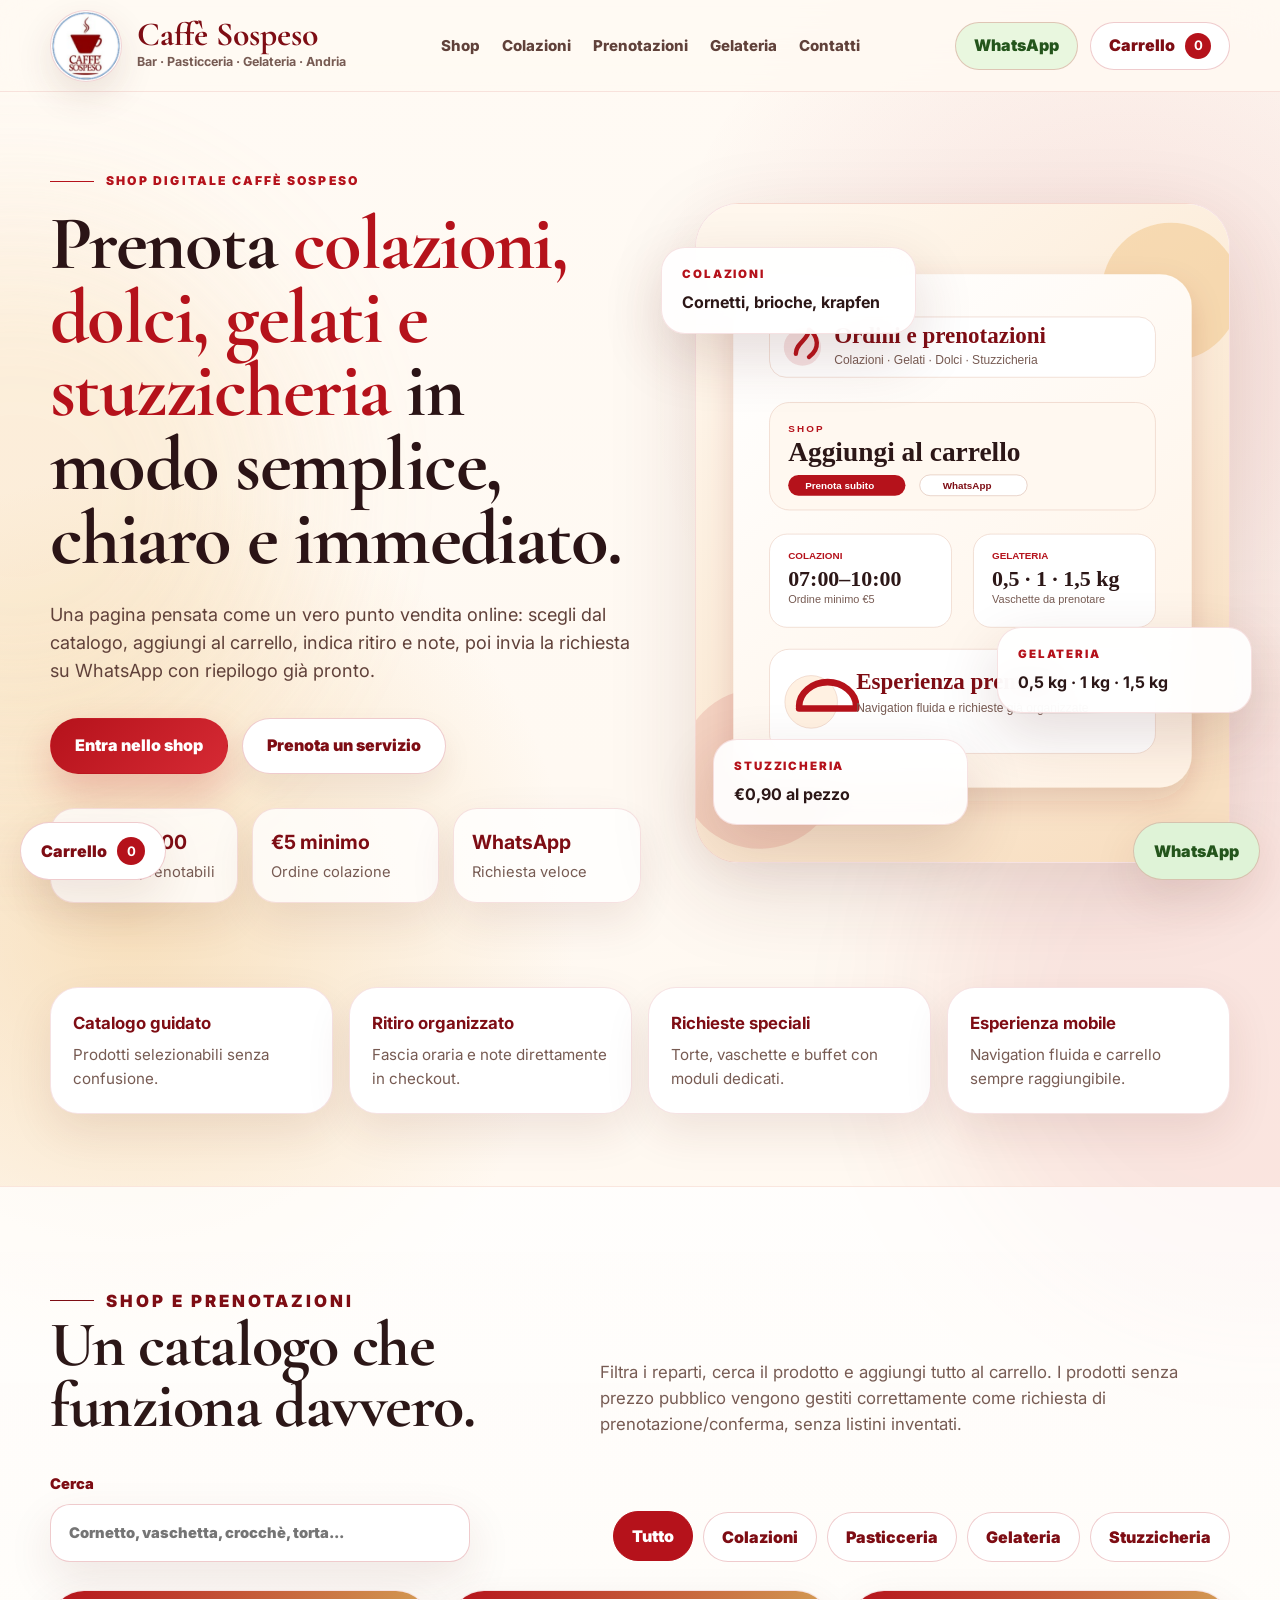
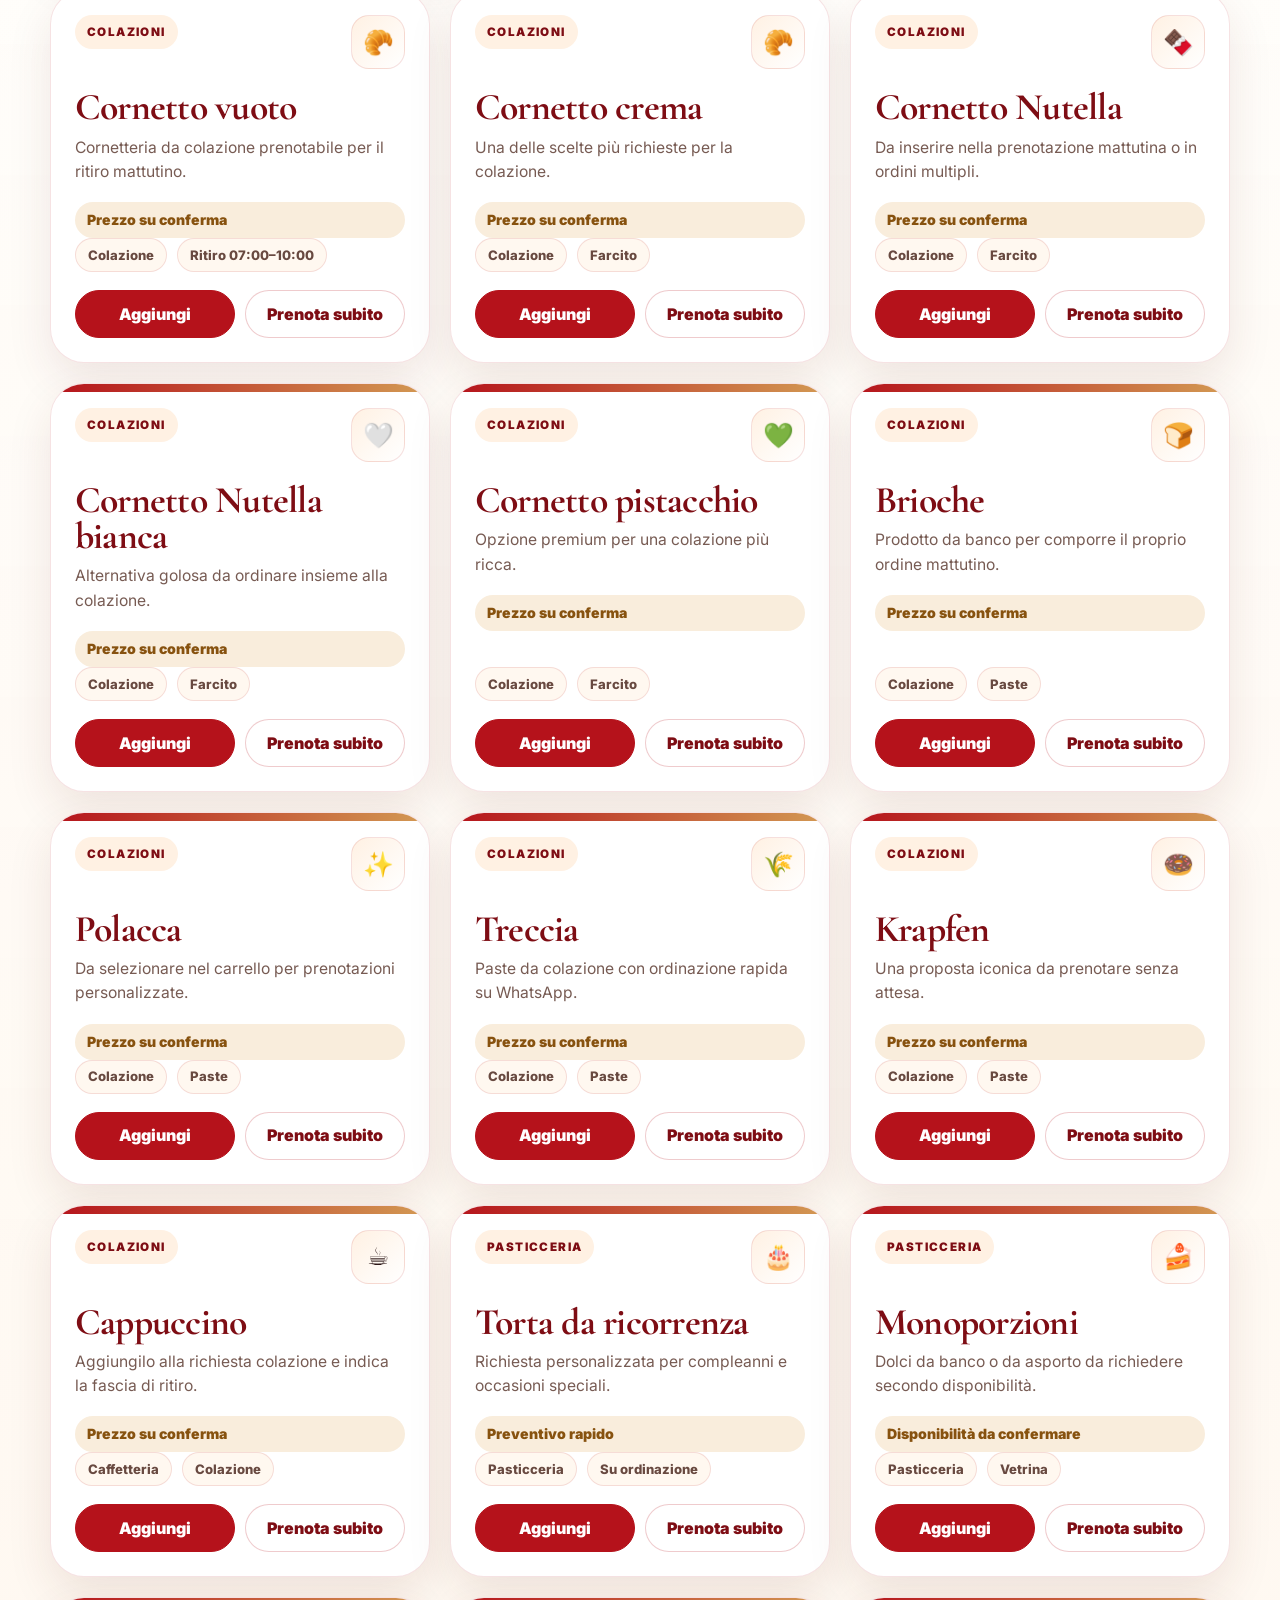
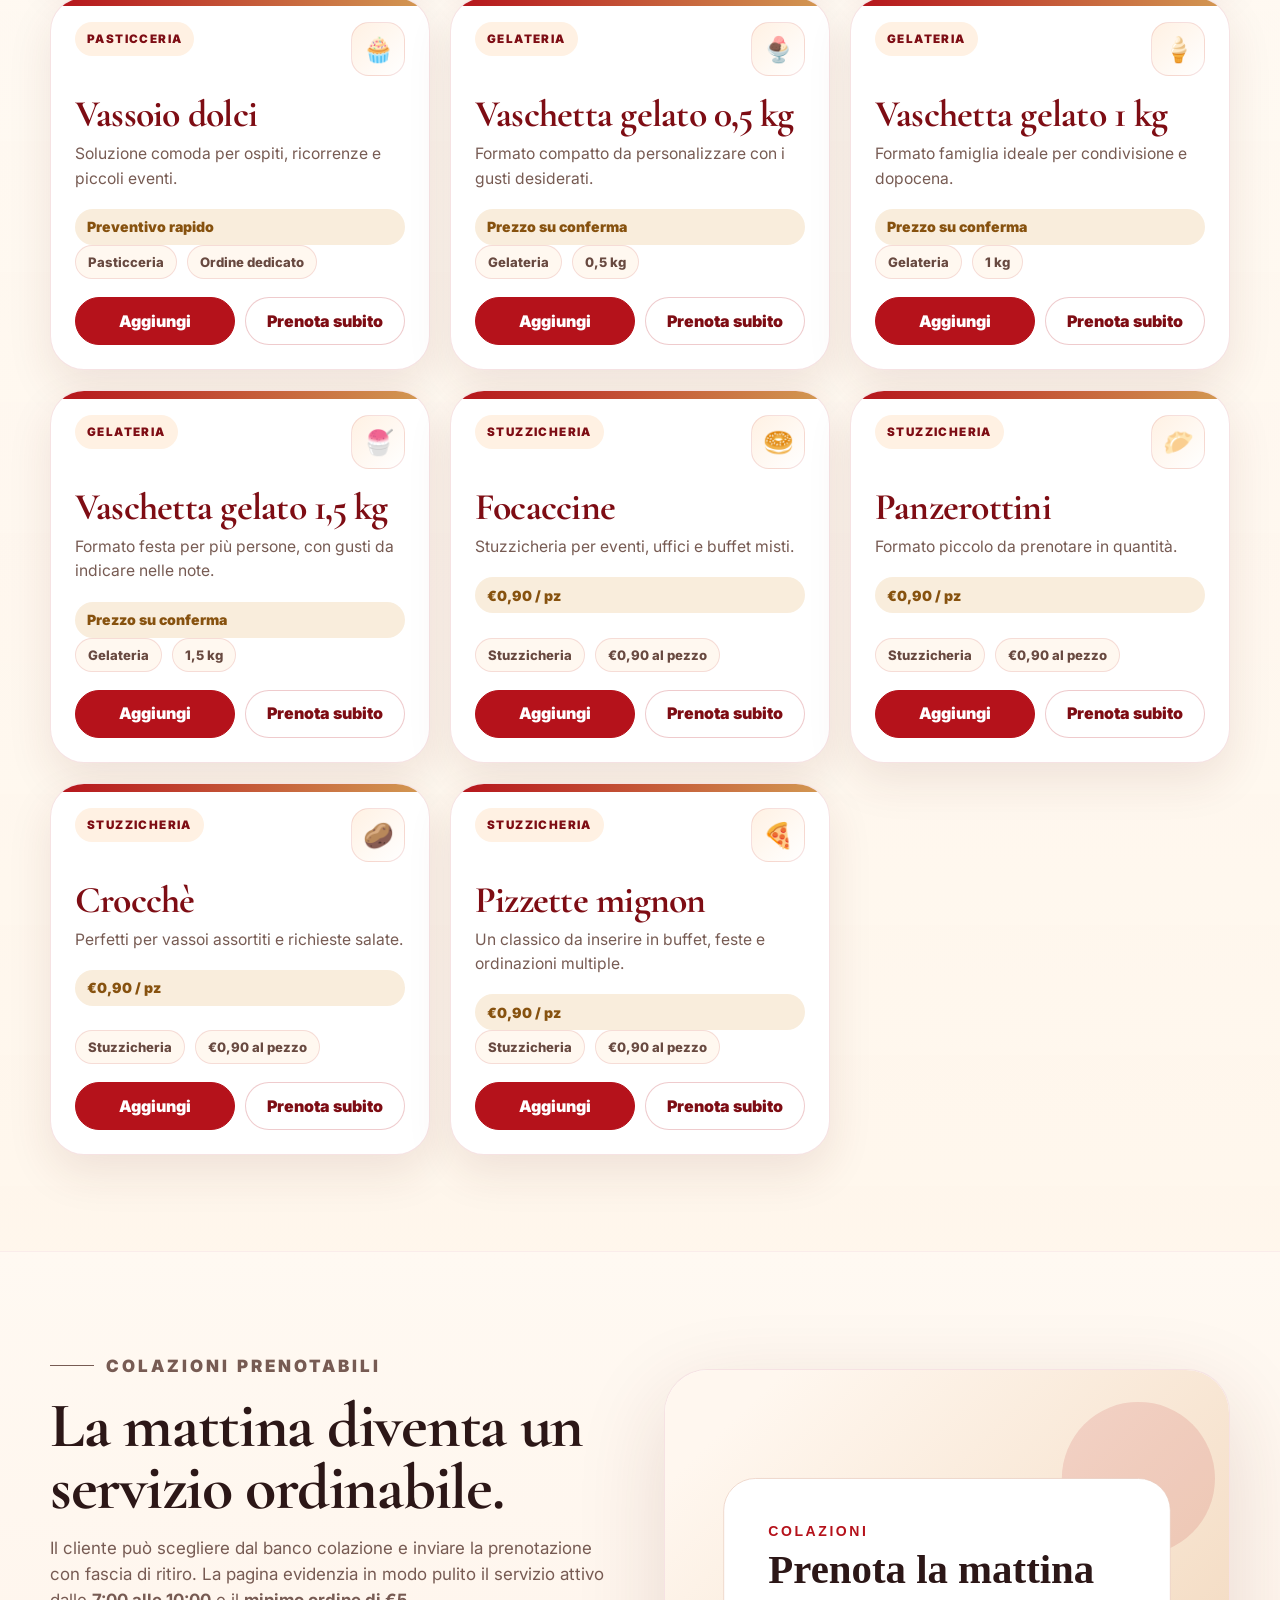
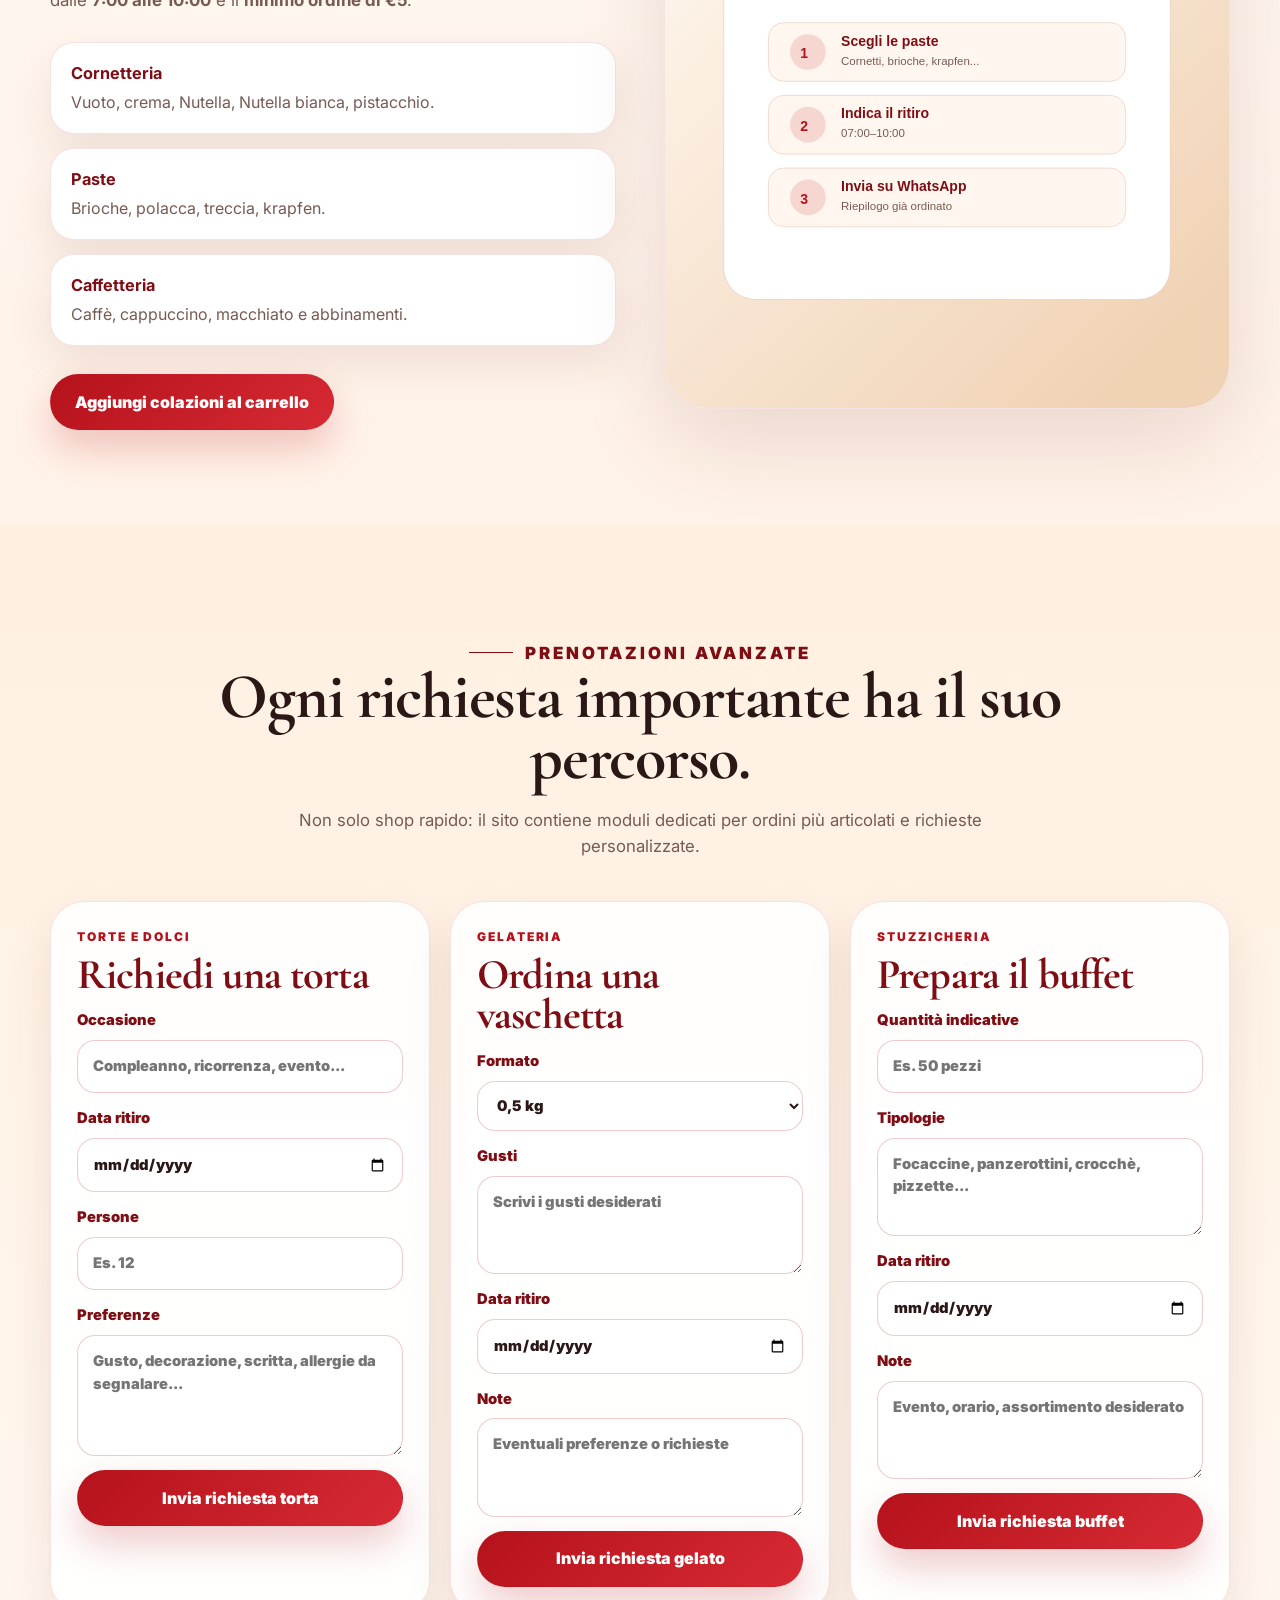
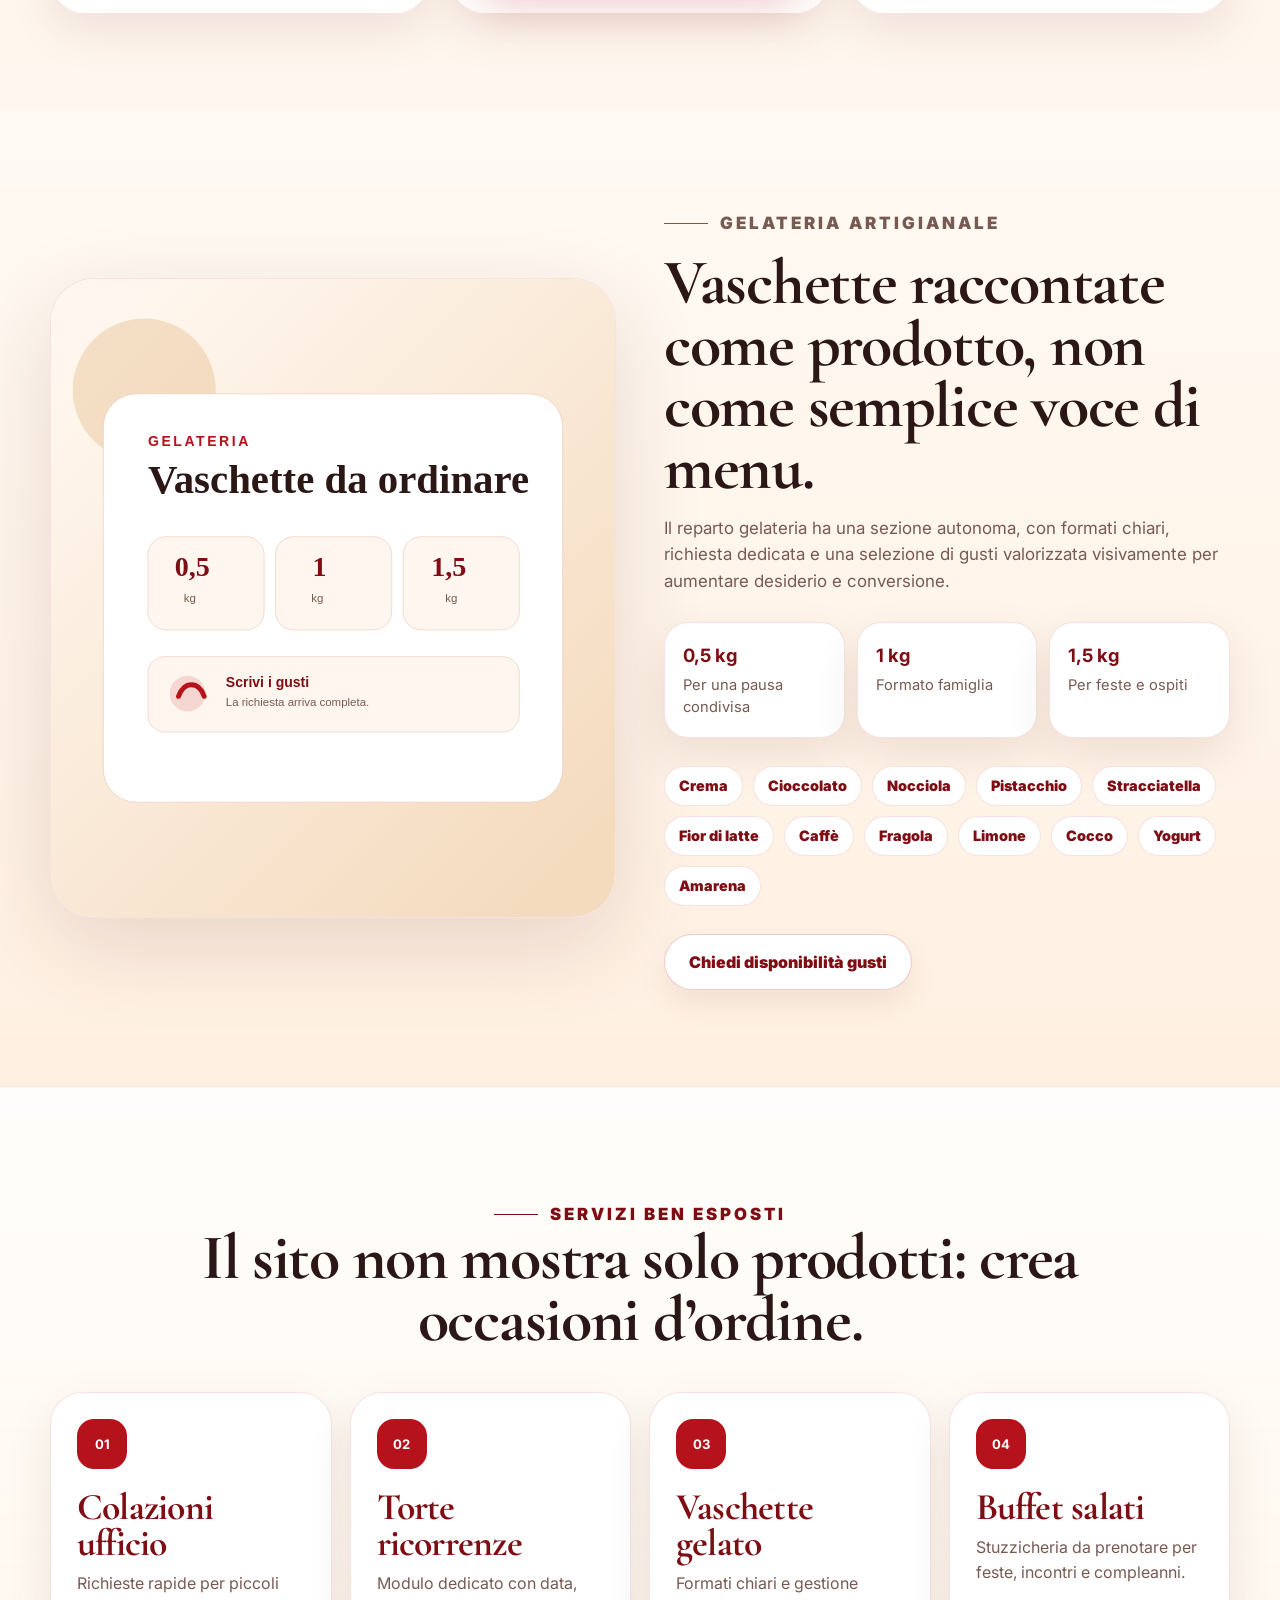
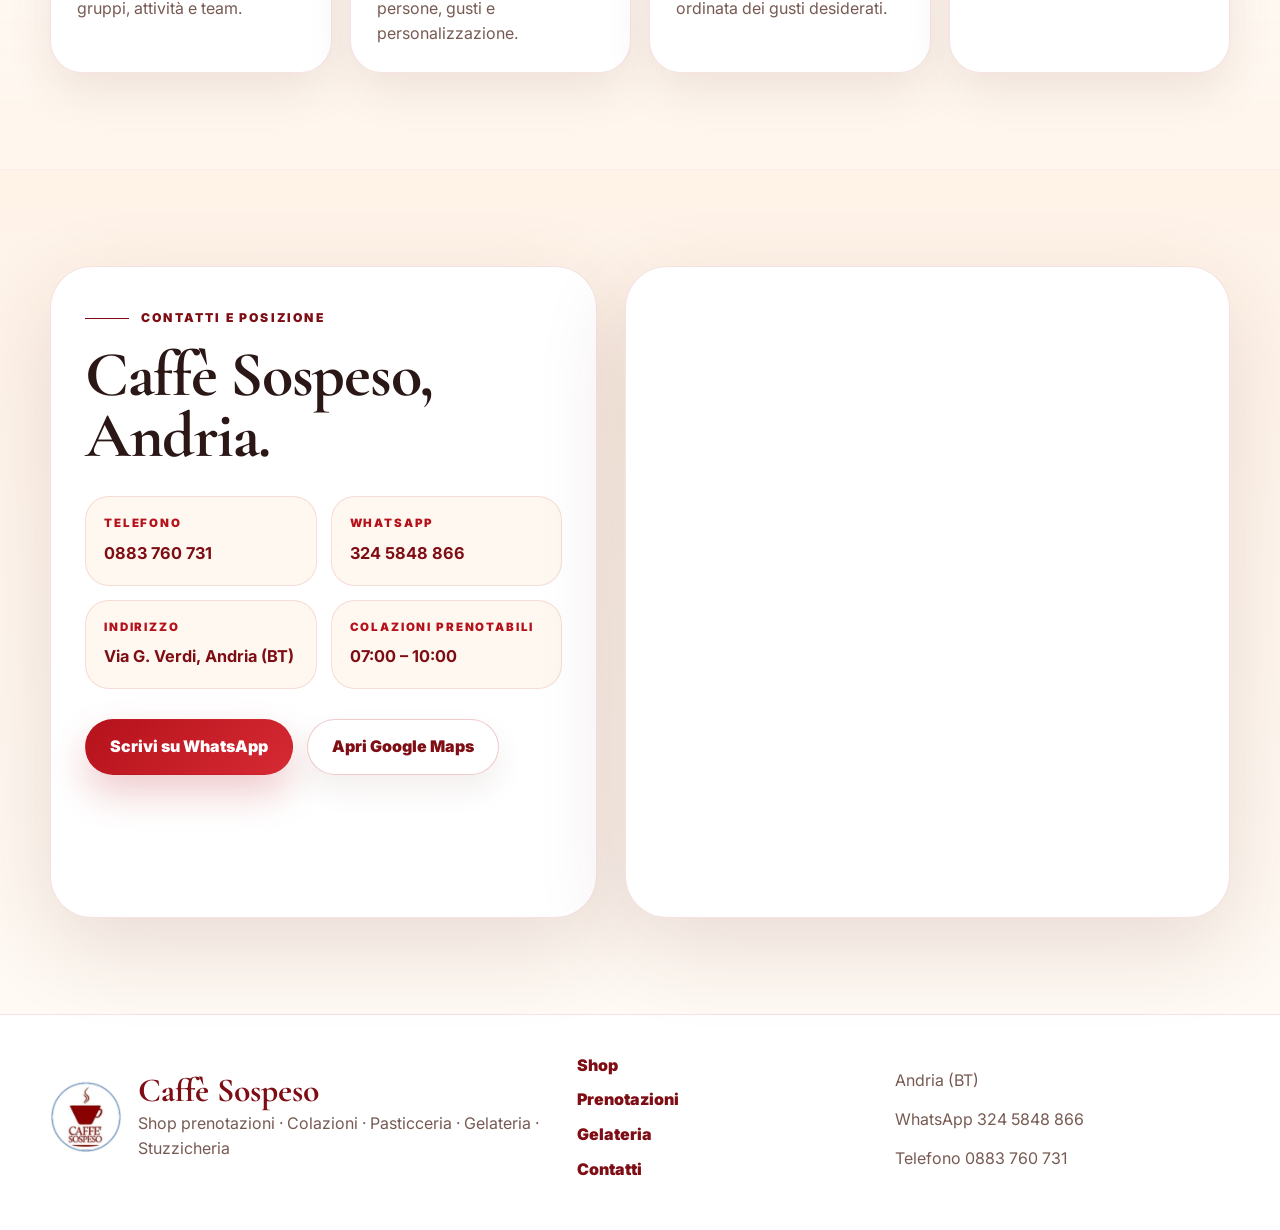
<file: bar-sospeso-premium-conversion 2/index.html>
<!doctype html>
<html lang="it">
<head>
  <meta charset="utf-8">
  <meta name="viewport" content="width=device-width, initial-scale=1">
  <title>Caffè Sospeso Andria | Prenota colazioni, gelati, dolci e stuzzicheria</title>
  <meta name="description" content="Caffè Sospeso Andria: prenota colazioni dalle 7:00 alle 10:00, dolci, torte, vaschette gelato e stuzzicheria tramite un catalogo rapido e WhatsApp.">
  <meta name="theme-color" content="#b5121b">
  <meta property="og:title" content="Caffè Sospeso Andria | Shop e prenotazioni">
  <meta property="og:description" content="Colazioni, pasticceria, gelato artigianale e stuzzicheria prenotabili in pochi passaggi.">
  <meta property="og:type" content="website">
  <meta property="og:image" content="assets/img/og-cover.svg">
  <link rel="preconnect" href="https://fonts.googleapis.com">
  <link rel="preconnect" href="https://fonts.gstatic.com" crossorigin>
  <link href="https://fonts.googleapis.com/css2?family=Cormorant+Garamond:wght@500;600;700&family=Inter:wght@400;500;600;700;800;900&display=swap" rel="stylesheet">
  <link rel="stylesheet" href="assets/css/styles.css">
  <script type="application/ld+json">
  {
    "@context":"https://schema.org",
    "@type":"CafeOrCoffeeShop",
    "name":"Caffè Sospeso",
    "description":"Bar, pasticceria e gelateria ad Andria con prenotazione colazioni, dolci, gelati e stuzzicheria.",
    "telephone":"+39 0883 760 731",
    "address":{
      "@type":"PostalAddress",
      "streetAddress":"Via G. Verdi",
      "addressLocality":"Andria",
      "addressRegion":"BT",
      "addressCountry":"IT"
    },
    "servesCuisine":["Caffetteria","Pasticceria","Gelateria","Stuzzicheria"],
    "sameAs":["https://barcaffesospeso.com/"]
  }
  </script>
</head>
<body>
  <div class="page-glow glow-a" aria-hidden="true"></div>
  <div class="page-glow glow-b" aria-hidden="true"></div>

  <header class="site-header" id="top">
    <div class="shell header-inner">
      <a class="brand" href="#top" aria-label="Caffè Sospeso, torna in alto">
        <span class="brand-logo"><img src="assets/img/logo-caffe-sospeso.png" alt="Logo Caffè Sospeso"></span>
        <span class="brand-copy">
          <strong>Caffè Sospeso</strong>
          <small>Bar · Pasticceria · Gelateria · Andria</small>
        </span>
      </a>

      <button class="menu-toggle" id="menuToggle" aria-label="Apri menu" aria-controls="mainNav" aria-expanded="false">
        <span></span><span></span><span></span>
      </button>

      <nav class="main-nav" id="mainNav">
        <a href="#shop">Shop</a>
        <a href="#colazioni">Colazioni</a>
        <a href="#prenotazioni">Prenotazioni</a>
        <a href="#gelateria">Gelateria</a>
        <a href="#contatti">Contatti</a>
      </nav>

      <div class="header-actions">
        <a class="header-whatsapp whatsapp-link" data-message="Buongiorno, vorrei informazioni sui vostri prodotti e servizi." href="#">WhatsApp</a>
        <button class="cart-button" id="cartButton" aria-label="Apri carrello richieste">
          <span>Carrello</span>
          <strong id="cartCount">0</strong>
        </button>
      </div>
    </div>
  </header>

  <main>
    <section class="hero">
      <div class="shell hero-grid">
        <div class="hero-copy">
          <p class="eyebrow">Shop digitale Caffè Sospeso</p>
          <h1>Prenota <span>colazioni, dolci, gelati e stuzzicheria</span> in modo semplice, chiaro e immediato.</h1>
          <p class="lead">
            Una pagina pensata come un vero punto vendita online: scegli dal catalogo, aggiungi al carrello, indica ritiro e note,
            poi invia la richiesta su WhatsApp con riepilogo già pronto.
          </p>
          <div class="hero-actions">
            <a class="button button-primary" href="#shop">Entra nello shop</a>
            <a class="button button-secondary" href="#prenotazioni">Prenota un servizio</a>
          </div>
          <div class="quick-facts" role="list">
            <article role="listitem"><strong>07:00–10:00</strong><span>Colazioni prenotabili</span></article>
            <article role="listitem"><strong>€5 minimo</strong><span>Ordine colazione</span></article>
            <article role="listitem"><strong>WhatsApp</strong><span>Richiesta veloce</span></article>
          </div>
        </div>

        <div class="hero-visual" aria-hidden="true">
          <div class="hero-art-card">
            <img src="assets/img/hero-shop.svg" alt="">
          </div>
          <div class="mini-card mini-a"><span>Colazioni</span><strong>Cornetti, brioche, krapfen</strong></div>
          <div class="mini-card mini-b"><span>Gelateria</span><strong>0,5 kg · 1 kg · 1,5 kg</strong></div>
          <div class="mini-card mini-c"><span>Stuzzicheria</span><strong>€0,90 al pezzo</strong></div>
        </div>
      </div>
    </section>

    <section class="trust-bar">
      <div class="shell trust-grid">
        <article><strong>Catalogo guidato</strong><span>Prodotti selezionabili senza confusione.</span></article>
        <article><strong>Ritiro organizzato</strong><span>Fascia oraria e note direttamente in checkout.</span></article>
        <article><strong>Richieste speciali</strong><span>Torte, vaschette e buffet con moduli dedicati.</span></article>
        <article><strong>Esperienza mobile</strong><span>Navigation fluida e carrello sempre raggiungibile.</span></article>
      </div>
    </section>

    <section class="section section-light" id="shop">
      <div class="shell">
        <div class="section-head section-head-shop">
          <div>
            <p class="eyebrow dark">Shop e prenotazioni</p>
            <h2>Un catalogo che funziona davvero.</h2>
          </div>
          <p>
            Filtra i reparti, cerca il prodotto e aggiungi tutto al carrello. I prodotti senza prezzo pubblico vengono gestiti
            correttamente come richiesta di prenotazione/conferma, senza listini inventati.
          </p>
        </div>

        <div class="shop-toolbar">
          <label class="search-field">
            <span>Cerca</span>
            <input type="search" id="productSearch" placeholder="Cornetto, vaschetta, crocchè, torta...">
          </label>
          <div class="filter-group" id="filterGroup" aria-label="Filtra categorie">
            <button class="filter-btn active" data-filter="all">Tutto</button>
            <button class="filter-btn" data-filter="colazioni">Colazioni</button>
            <button class="filter-btn" data-filter="pasticceria">Pasticceria</button>
            <button class="filter-btn" data-filter="gelateria">Gelateria</button>
            <button class="filter-btn" data-filter="stuzzicheria">Stuzzicheria</button>
          </div>
        </div>

        <div class="product-grid" id="productGrid"></div>
      </div>
    </section>

    <section class="section split-showcase" id="colazioni">
      <div class="shell showcase-grid">
        <div class="showcase-copy">
          <p class="eyebrow">Colazioni prenotabili</p>
          <h2>La mattina diventa un servizio ordinabile.</h2>
          <p>
            Il cliente può scegliere dal banco colazione e inviare la prenotazione con fascia di ritiro. La pagina evidenzia in modo pulito
            il servizio attivo dalle <strong>7:00 alle 10:00</strong> e il <strong>minimo ordine di €5</strong>.
          </p>
          <div class="service-points">
            <article><strong>Cornetteria</strong><span>Vuoto, crema, Nutella, Nutella bianca, pistacchio.</span></article>
            <article><strong>Paste</strong><span>Brioche, polacca, treccia, krapfen.</span></article>
            <article><strong>Caffetteria</strong><span>Caffè, cappuccino, macchiato e abbinamenti.</span></article>
          </div>
          <a class="button button-primary" href="#shop">Aggiungi colazioni al carrello</a>
        </div>
        <div class="showcase-art"><img src="assets/img/breakfast-premium.svg" alt="Illustrazione colazione premium"></div>
      </div>
    </section>

    <section class="section section-warm" id="prenotazioni">
      <div class="shell">
        <div class="section-head centered">
          <p class="eyebrow dark">Prenotazioni avanzate</p>
          <h2>Ogni richiesta importante ha il suo percorso.</h2>
          <p>Non solo shop rapido: il sito contiene moduli dedicati per ordini più articolati e richieste personalizzate.</p>
        </div>

        <div class="booking-grid">
          <form class="booking-card" id="cakeForm">
            <div class="booking-title">
              <span>Torte e dolci</span>
              <h3>Richiedi una torta</h3>
            </div>
            <label>Occasione<input type="text" id="cakeOccasion" placeholder="Compleanno, ricorrenza, evento..."></label>
            <label>Data ritiro<input type="date" id="cakeDate"></label>
            <label>Persone<input type="number" id="cakePeople" min="1" placeholder="Es. 12"></label>
            <label>Preferenze<textarea id="cakeNotes" rows="4" placeholder="Gusto, decorazione, scritta, allergie da segnalare..."></textarea></label>
            <button class="button button-primary button-full" type="submit">Invia richiesta torta</button>
          </form>

          <form class="booking-card" id="gelatoForm">
            <div class="booking-title">
              <span>Gelateria</span>
              <h3>Ordina una vaschetta</h3>
            </div>
            <label>Formato
              <select id="gelatoSize">
                <option>0,5 kg</option>
                <option>1 kg</option>
                <option>1,5 kg</option>
              </select>
            </label>
            <label>Gusti<textarea id="gelatoFlavours" rows="3" placeholder="Scrivi i gusti desiderati"></textarea></label>
            <label>Data ritiro<input type="date" id="gelatoDate"></label>
            <label>Note<textarea id="gelatoNotes" rows="3" placeholder="Eventuali preferenze o richieste"></textarea></label>
            <button class="button button-primary button-full" type="submit">Invia richiesta gelato</button>
          </form>

          <form class="booking-card" id="snackForm">
            <div class="booking-title">
              <span>Stuzzicheria</span>
              <h3>Prepara il buffet</h3>
            </div>
            <label>Quantità indicative<input type="number" id="snackQty" min="1" placeholder="Es. 50 pezzi"></label>
            <label>Tipologie<textarea id="snackTypes" rows="3" placeholder="Focaccine, panzerottini, crocchè, pizzette..."></textarea></label>
            <label>Data ritiro<input type="date" id="snackDate"></label>
            <label>Note<textarea id="snackNotes" rows="3" placeholder="Evento, orario, assortimento desiderato"></textarea></label>
            <button class="button button-primary button-full" type="submit">Invia richiesta buffet</button>
          </form>
        </div>
      </div>
    </section>

    <section class="section gelato-story" id="gelateria">
      <div class="shell showcase-grid reverse">
        <div class="showcase-art"><img src="assets/img/gelato-premium.svg" alt="Illustrazione gelato artigianale"></div>
        <div class="showcase-copy">
          <p class="eyebrow">Gelateria artigianale</p>
          <h2>Vaschette raccontate come prodotto, non come semplice voce di menu.</h2>
          <p>
            Il reparto gelateria ha una sezione autonoma, con formati chiari, richiesta dedicata e una selezione di gusti valorizzata
            visivamente per aumentare desiderio e conversione.
          </p>
          <div class="size-row">
            <article><strong>0,5 kg</strong><span>Per una pausa condivisa</span></article>
            <article><strong>1 kg</strong><span>Formato famiglia</span></article>
            <article><strong>1,5 kg</strong><span>Per feste e ospiti</span></article>
          </div>
          <div class="flavour-cloud">
            <span>Crema</span><span>Cioccolato</span><span>Nocciola</span><span>Pistacchio</span>
            <span>Stracciatella</span><span>Fior di latte</span><span>Caffè</span><span>Fragola</span>
            <span>Limone</span><span>Cocco</span><span>Yogurt</span><span>Amarena</span>
          </div>
          <a class="button button-secondary whatsapp-link" data-message="Buongiorno, vorrei informazioni sui gusti gelato disponibili e sulle vaschette." href="#">Chiedi disponibilità gusti</a>
        </div>
      </div>
    </section>

    <section class="section section-light premium-services">
      <div class="shell">
        <div class="section-head centered">
          <p class="eyebrow dark">Servizi ben esposti</p>
          <h2>Il sito non mostra solo prodotti: crea occasioni d’ordine.</h2>
        </div>
        <div class="benefit-grid">
          <article><strong>01</strong><h3>Colazioni ufficio</h3><p>Richieste rapide per piccoli gruppi, attività e team.</p></article>
          <article><strong>02</strong><h3>Torte ricorrenze</h3><p>Modulo dedicato con data, persone, gusti e personalizzazione.</p></article>
          <article><strong>03</strong><h3>Vaschette gelato</h3><p>Formati chiari e gestione ordinata dei gusti desiderati.</p></article>
          <article><strong>04</strong><h3>Buffet salati</h3><p>Stuzzicheria da prenotare per feste, incontri e compleanni.</p></article>
        </div>
      </div>
    </section>

    <section class="section contact-section" id="contatti">
      <div class="shell contact-grid">
        <div class="contact-card">
          <p class="eyebrow dark">Contatti e posizione</p>
          <h2>Caffè Sospeso, Andria.</h2>
          <div class="contact-list">
            <article><span>Telefono</span><strong>0883 760 731</strong></article>
            <article><span>WhatsApp</span><strong>324 5848 866</strong></article>
            <article><span>Indirizzo</span><strong>Via G. Verdi, Andria (BT)</strong></article>
            <article><span>Colazioni prenotabili</span><strong>07:00 – 10:00</strong></article>
          </div>
          <div class="contact-actions">
            <a class="button button-primary whatsapp-link" data-message="Buongiorno, vorrei ricevere informazioni sui servizi di Caffè Sospeso." href="#">Scrivi su WhatsApp</a>
            <a class="button button-secondary" href="https://g.page/pasticceriagelateri?share" target="_blank" rel="noopener">Apri Google Maps</a>
          </div>
        </div>
        <div class="map-card">
          <iframe title="Mappa Caffè Sospeso Andria" loading="lazy" referrerpolicy="no-referrer-when-downgrade" src="https://www.google.com/maps?q=Via%20G.%20Verdi%2C%20Andria%20BT&output=embed"></iframe>
        </div>
      </div>
    </section>
  </main>

  <aside class="cart-drawer" id="cartDrawer" aria-hidden="true">
    <div class="cart-overlay" id="cartOverlay"></div>
    <div class="cart-panel" role="dialog" aria-modal="true" aria-labelledby="cartTitle">
      <div class="cart-head">
        <div>
          <p class="eyebrow dark compact">Riepilogo richiesta</p>
          <h2 id="cartTitle">Carrello prenotazione</h2>
        </div>
        <button class="icon-close" id="cartClose" aria-label="Chiudi carrello">×</button>
      </div>

      <div class="cart-items" id="cartItems"></div>
      <div class="cart-empty" id="cartEmpty">Il carrello è vuoto. Aggiungi prodotti dallo shop.</div>

      <div class="cart-notices" id="cartNotices"></div>

      <form class="checkout-form" id="checkoutForm">
        <div class="checkout-grid">
          <label>Nome<input type="text" id="checkoutName" placeholder="Es. Ivan"></label>
          <label>Data ritiro<input type="date" id="checkoutDate"></label>
          <label>Fascia ritiro
            <select id="checkoutSlot">
              <option>07:00 – 07:30</option>
              <option>07:30 – 08:00</option>
              <option>08:00 – 08:30</option>
              <option>08:30 – 09:00</option>
              <option>09:00 – 09:30</option>
              <option>09:30 – 10:00</option>
              <option>Altro orario da concordare</option>
            </select>
          </label>
          <label class="full">Note<textarea id="checkoutNotes" rows="4" placeholder="Preferenze, gusti, quantità particolari, eventuali richieste"></textarea></label>
        </div>
        <label class="minimum-confirm" id="breakfastMinimumWrap">
          <input type="checkbox" id="breakfastMinimum">
          <span>Confermo che l’ordine colazione rispetta il minimo di €5.</span>
        </label>
        <button class="button button-primary button-full" id="checkoutButton" type="submit">Invia riepilogo su WhatsApp</button>
      </form>
    </div>
  </aside>

  <div class="toast" id="toast" role="status" aria-live="polite"></div>

  <footer class="site-footer">
    <div class="shell footer-grid">
      <div class="footer-brand">
        <img src="assets/img/logo-caffe-sospeso.png" alt="Logo Caffè Sospeso">
        <div>
          <strong>Caffè Sospeso</strong>
          <p>Shop prenotazioni · Colazioni · Pasticceria · Gelateria · Stuzzicheria</p>
        </div>
      </div>
      <nav>
        <a href="#shop">Shop</a>
        <a href="#prenotazioni">Prenotazioni</a>
        <a href="#gelateria">Gelateria</a>
        <a href="#contatti">Contatti</a>
      </nav>
      <div class="footer-meta">
        <span>Andria (BT)</span>
        <span>WhatsApp 324 5848 866</span>
        <span>Telefono 0883 760 731</span>
      </div>
    </div>
  </footer>

  <button class="floating-cart" id="floatingCart" aria-label="Apri carrello richieste">
    <span>Carrello</span><strong id="floatingCartCount">0</strong>
  </button>

  <a class="floating-whatsapp whatsapp-link" data-message="Buongiorno, vorrei informazioni sui vostri prodotti e servizi." href="#">WhatsApp</a>

  <script src="assets/js/app.js"></script>
</body>
</html>
</file>
<file: bar-sospeso-premium-conversion 2/assets/css/styles.css>
:root{
  --bg:#fff9f2;
  --paper:#ffffff;
  --paper-2:#fff1e3;
  --cream:#fff7ee;
  --sand:#f4dfc8;
  --gold:#d39a53;
  --gold-soft:#f1c98d;
  --brand:#b5121b;
  --brand-dark:#7e0d14;
  --ink:#2c1717;
  --muted:#775b53;
  --line:rgba(181,18,27,.12);
  --line-strong:rgba(181,18,27,.22);
  --shadow:0 28px 90px rgba(94,38,28,.14);
  --shadow-soft:0 18px 45px rgba(94,38,28,.10);
  --radius:34px;
  --radius-md:24px;
  --shell:min(1180px, calc(100vw - 44px));
}
*{box-sizing:border-box}
html{scroll-behavior:smooth}
body{
  margin:0;
  font-family:"Inter",system-ui,-apple-system,BlinkMacSystemFont,"Segoe UI",sans-serif;
  color:var(--ink);
  background:
    radial-gradient(circle at 10% 10%, rgba(241,201,141,.52), transparent 28rem),
    radial-gradient(circle at 88% 4%, rgba(181,18,27,.12), transparent 30rem),
    linear-gradient(180deg,#fffaf4 0%,#fff5ea 42%,#fff9f2 100%);
  line-height:1.55;
  overflow-x:hidden;
}
body.cart-open{overflow:hidden}
a{color:inherit;text-decoration:none}
img{display:block;max-width:100%}
button,input,select,textarea{font:inherit}
.shell{width:var(--shell);margin:0 auto}
.page-glow{position:fixed;z-index:-1;border-radius:999px;filter:blur(80px);pointer-events:none;opacity:.8}
.glow-a{width:34rem;height:34rem;left:-16rem;top:14rem;background:rgba(241,201,141,.30)}
.glow-b{width:42rem;height:42rem;right:-20rem;top:42rem;background:rgba(181,18,27,.10)}

.site-header{
  position:sticky;top:0;z-index:80;
  min-height:92px;
  display:flex;align-items:center;
  background:rgba(255,249,242,.84);
  backdrop-filter:blur(20px);
  border-bottom:1px solid rgba(181,18,27,.10);
}
.header-inner{display:flex;align-items:center;justify-content:space-between;gap:24px}
.brand{display:flex;align-items:center;gap:15px;min-width:0}
.brand-logo{
  width:72px;height:72px;display:grid;place-items:center;flex:0 0 auto;
  background:#fff;border-radius:999px;border:1px solid rgba(181,18,27,.18);
  box-shadow:0 14px 36px rgba(94,38,28,.12);overflow:hidden;
}
.brand-logo img{width:100%;height:100%;object-fit:contain}
.brand-copy{display:grid;gap:1px}
.brand-copy strong{font-family:"Cormorant Garamond",serif;font-size:2.1rem;line-height:.95;font-weight:700;color:var(--brand-dark)}
.brand-copy small{font-size:.78rem;color:var(--muted);font-weight:700;white-space:nowrap}
.main-nav{display:flex;align-items:center;gap:22px;color:#60413a;font-weight:800;font-size:.94rem}
.main-nav a{position:relative;transition:color .2s ease,transform .2s ease}
.main-nav a::after{content:"";position:absolute;left:0;right:0;bottom:-8px;height:2px;background:var(--brand);transform:scaleX(0);transform-origin:center;transition:transform .2s ease}
.main-nav a:hover{color:var(--brand);transform:translateY(-1px)}
.main-nav a:hover::after{transform:scaleX(1)}
.header-actions{display:flex;align-items:center;gap:12px}
.header-whatsapp,.cart-button{
  min-height:48px;border-radius:999px;padding:0 18px;border:1px solid var(--line-strong);
  display:inline-flex;align-items:center;justify-content:center;gap:10px;font-weight:900;
  transition:transform .2s ease,box-shadow .2s ease,background .2s ease;
}
.header-whatsapp{background:#e9f7df;color:#24551c}
.cart-button{background:#fff;color:var(--brand-dark);cursor:pointer}
.cart-button strong{display:grid;place-items:center;min-width:26px;height:26px;padding:0 8px;border-radius:999px;background:var(--brand);color:#fff;font-size:.82rem}
.header-whatsapp:hover,.cart-button:hover{transform:translateY(-2px);box-shadow:var(--shadow-soft)}
.menu-toggle{display:none;width:52px;height:52px;border:1px solid var(--line-strong);border-radius:18px;background:#fff;cursor:pointer;padding:0 14px}
.menu-toggle span{display:block;height:2px;background:var(--brand-dark);margin:7px 0;border-radius:2px}

.eyebrow{display:inline-flex;align-items:center;gap:12px;margin:0 0 16px;color:var(--brand);font-weight:900;text-transform:uppercase;letter-spacing:.18em;font-size:.76rem}
.eyebrow::before{content:"";width:44px;height:1px;background:currentColor}
.eyebrow.dark{color:var(--brand-dark)}
.eyebrow.compact{margin-bottom:10px;font-size:.70rem}
h1,h2,h3{font-family:"Cormorant Garamond",serif;line-height:.96;letter-spacing:-.02em;margin:0}
.hero{padding:72px 0 84px}
.hero-grid{display:grid;grid-template-columns:minmax(0,1.05fr) minmax(420px,.95fr);align-items:center;gap:54px}
.hero h1{font-size:clamp(4rem,6vw,6.6rem);max-width:900px;color:#2b1416}
.hero h1 span{color:var(--brand)}
.lead{max-width:790px;margin:24px 0 34px;color:#60413a;font-size:1.13rem}
.hero-actions{display:flex;gap:14px;flex-wrap:wrap}
.button{
  min-height:56px;padding:0 24px;border-radius:999px;border:1px solid transparent;
  display:inline-flex;align-items:center;justify-content:center;gap:10px;
  font-weight:900;cursor:pointer;transition:transform .2s ease,box-shadow .2s ease,background .2s ease,border-color .2s ease;
}
.button:hover{transform:translateY(-2px)}
.button-primary{background:linear-gradient(135deg,var(--brand),#d62a34);color:#fff;box-shadow:0 18px 38px rgba(181,18,27,.22)}
.button-secondary{background:#fff;color:var(--brand-dark);border-color:var(--line-strong);box-shadow:0 14px 30px rgba(94,38,28,.08)}
.button-full{width:100%}
.quick-facts{display:grid;grid-template-columns:repeat(3,1fr);gap:14px;margin-top:34px}
.quick-facts article{padding:18px;border-radius:24px;background:rgba(255,255,255,.78);border:1px solid var(--line);box-shadow:var(--shadow-soft)}
.quick-facts strong{display:block;color:var(--brand-dark);font-size:1.22rem}.quick-facts span{display:block;color:var(--muted);font-size:.92rem;margin-top:4px}
.hero-visual{position:relative;min-height:660px}
.hero-art-card{height:660px;border-radius:44px;background:linear-gradient(180deg,#fff,#fff2e6);border:1px solid var(--line);box-shadow:var(--shadow);overflow:hidden}
.hero-art-card img{width:100%;height:100%;object-fit:cover}
.mini-card{position:absolute;min-width:255px;padding:18px 20px;border-radius:24px;background:rgba(255,255,255,.92);border:1px solid var(--line);box-shadow:0 22px 60px rgba(94,38,28,.16);backdrop-filter:blur(14px)}
.mini-card span{display:block;color:var(--brand);font-size:.72rem;font-weight:900;letter-spacing:.16em;text-transform:uppercase;margin-bottom:6px}.mini-card strong{display:block;font-size:1rem;color:var(--ink)}
.mini-a{left:-34px;top:44px}.mini-b{right:-22px;bottom:150px}.mini-c{left:18px;bottom:38px}

.trust-bar{padding:0 0 72px}
.trust-grid{display:grid;grid-template-columns:repeat(4,1fr);gap:16px}
.trust-grid article{padding:22px;border-radius:28px;background:#fff;border:1px solid var(--line);box-shadow:var(--shadow-soft)}
.trust-grid strong{display:block;color:var(--brand-dark);font-size:1.05rem;margin-bottom:6px}.trust-grid span{color:var(--muted);font-size:.95rem}
.section{padding:96px 0}
.section-light{background:linear-gradient(180deg,rgba(255,255,255,.74),rgba(255,246,236,.84));border-top:1px solid rgba(181,18,27,.07);border-bottom:1px solid rgba(181,18,27,.07)}
.section-warm{background:linear-gradient(180deg,#fff0e1,#fff7ef)}
.section-head{display:grid;grid-template-columns:minmax(300px,.9fr) minmax(360px,1.1fr);gap:34px;align-items:end;margin-bottom:36px}
.section-head h2,.showcase-copy h2,.contact-card h2{font-size:clamp(3.25rem,5vw,5.2rem)}
.section-head p{margin:0;color:var(--muted);font-size:1.05rem}
.section-head.centered{display:block;max-width:880px;text-align:center;margin:0 auto 42px}.section-head.centered p{margin:18px auto 0;max-width:760px}
.shop-toolbar{display:flex;justify-content:space-between;align-items:end;gap:20px;flex-wrap:wrap;margin-bottom:28px}
.search-field{display:grid;gap:9px;min-width:min(420px,100%);font-weight:900;color:var(--brand-dark);font-size:.92rem}
.search-field input{height:58px;border-radius:20px;border:1px solid var(--line-strong);padding:0 18px;background:#fff;color:var(--ink);box-shadow:var(--shadow-soft);outline:none}
.search-field input:focus{border-color:rgba(181,18,27,.46);box-shadow:0 0 0 4px rgba(181,18,27,.08)}
.filter-group{display:flex;gap:10px;flex-wrap:wrap}
.filter-btn{height:50px;border-radius:999px;padding:0 18px;border:1px solid var(--line-strong);background:#fff;color:var(--brand-dark);font-weight:900;cursor:pointer;transition:all .2s ease}
.filter-btn:hover,.filter-btn.active{background:var(--brand);color:#fff;border-color:var(--brand);transform:translateY(-1px)}
.product-grid{display:grid;grid-template-columns:repeat(3,1fr);gap:20px}
.product-card{position:relative;display:flex;flex-direction:column;min-height:352px;padding:24px;border-radius:34px;background:#fff;border:1px solid var(--line);box-shadow:var(--shadow-soft);overflow:hidden}
.product-card::before{content:"";position:absolute;inset:0 0 auto 0;height:8px;background:linear-gradient(90deg,var(--brand),var(--gold))}
.product-top{display:flex;justify-content:space-between;gap:14px;align-items:flex-start;margin-bottom:20px}
.product-pill{display:inline-flex;align-items:center;min-height:34px;padding:0 12px;border-radius:999px;background:var(--paper-2);color:var(--brand-dark);font-size:.73rem;letter-spacing:.12em;text-transform:uppercase;font-weight:900}
.product-mark{width:54px;height:54px;border-radius:18px;display:grid;place-items:center;background:linear-gradient(135deg,#fff1e3,#ffffff);border:1px solid var(--line);font-size:1.55rem}
.product-card h3{font-size:2.35rem;color:var(--brand-dark);margin-bottom:10px}.product-card p{margin:0 0 18px;color:var(--muted);font-size:.98rem}
.product-meta{display:flex;flex-wrap:wrap;gap:10px;margin-top:auto;margin-bottom:18px}.product-meta span{display:inline-flex;align-items:center;min-height:34px;padding:0 12px;border-radius:999px;background:#fff8f0;border:1px solid var(--line);color:#684940;font-size:.82rem;font-weight:800}
.product-actions{display:flex;gap:10px;flex-wrap:wrap}.add-btn,.quick-btn{flex:1 1 140px;min-height:48px;border-radius:999px;border:1px solid var(--line-strong);font-weight:900;cursor:pointer;transition:all .2s ease}.add-btn{background:var(--brand);color:#fff;border-color:var(--brand)}.quick-btn{background:#fff;color:var(--brand-dark)}.add-btn:hover,.quick-btn:hover{transform:translateY(-2px);box-shadow:var(--shadow-soft)}
.price-tag{display:inline-flex;align-items:center;min-height:36px;padding:0 12px;border-radius:999px;background:#f9eddc;color:#87520f;font-weight:900;font-size:.88rem}

.split-showcase{background:linear-gradient(180deg,#fff9f2,#fff2e8)}
.showcase-grid{display:grid;grid-template-columns:1fr 1fr;gap:48px;align-items:center}
.showcase-grid.reverse{grid-template-columns:1fr 1fr}
.showcase-copy p{color:var(--muted);font-size:1.06rem}.service-points{display:grid;gap:14px;margin:28px 0 28px}.service-points article{padding:18px 20px;border-radius:24px;background:#fff;border:1px solid var(--line);box-shadow:var(--shadow-soft)}.service-points strong,.service-points span{display:block}.service-points strong{color:var(--brand-dark);font-size:1.02rem}.service-points span{margin-top:4px;color:var(--muted)}
.showcase-art{height:640px;border-radius:44px;background:#fff;border:1px solid var(--line);box-shadow:var(--shadow);overflow:hidden}.showcase-art img{width:100%;height:100%;object-fit:cover}
.booking-grid{display:grid;grid-template-columns:repeat(3,1fr);gap:20px}
.booking-card{display:grid;align-content:start;gap:14px;padding:26px;border-radius:34px;background:rgba(255,255,255,.92);border:1px solid var(--line);box-shadow:var(--shadow-soft)}
.booking-title span{display:block;color:var(--brand);font-size:.75rem;font-weight:900;letter-spacing:.16em;text-transform:uppercase;margin-bottom:8px}.booking-title h3{font-size:2.65rem;color:var(--brand-dark)}
.booking-card label,.checkout-form label{display:grid;gap:8px;color:var(--brand-dark);font-size:.92rem;font-weight:900}
.booking-card input,.booking-card select,.booking-card textarea,.checkout-form input,.checkout-form select,.checkout-form textarea{
  width:100%;border:1px solid var(--line-strong);background:#fff;border-radius:18px;padding:14px 15px;color:var(--ink);outline:none;resize:vertical
}
.booking-card input:focus,.booking-card select:focus,.booking-card textarea:focus,.checkout-form input:focus,.checkout-form select:focus,.checkout-form textarea:focus{border-color:rgba(181,18,27,.46);box-shadow:0 0 0 4px rgba(181,18,27,.08)}
.gelato-story{background:linear-gradient(180deg,#fffaf4,#fff0e1)}
.size-row{display:grid;grid-template-columns:repeat(3,1fr);gap:12px;margin:28px 0}.size-row article{padding:18px;border-radius:24px;background:#fff;border:1px solid var(--line);box-shadow:var(--shadow-soft)}.size-row strong{display:block;color:var(--brand-dark);font-size:1.15rem}.size-row span{display:block;margin-top:4px;color:var(--muted);font-size:.92rem}
.flavour-cloud{display:flex;flex-wrap:wrap;gap:10px;margin:0 0 28px}.flavour-cloud span{display:inline-flex;align-items:center;min-height:40px;padding:0 14px;border-radius:999px;background:#fff;border:1px solid var(--line);color:var(--brand-dark);font-weight:900;font-size:.9rem}
.premium-services .benefit-grid{display:grid;grid-template-columns:repeat(4,1fr);gap:18px}.benefit-grid article{padding:26px;border-radius:32px;background:#fff;border:1px solid var(--line);box-shadow:var(--shadow-soft);min-height:250px}.benefit-grid strong{display:inline-grid;place-items:center;width:50px;height:50px;border-radius:17px;background:var(--brand);color:#fff;font-size:.82rem}.benefit-grid h3{font-size:2.35rem;color:var(--brand-dark);margin:20px 0 10px}.benefit-grid p{margin:0;color:var(--muted)}
.contact-section{background:linear-gradient(180deg,#fff3e8,#fffaf4)}
.contact-grid{display:grid;grid-template-columns:minmax(360px,.95fr) minmax(420px,1.05fr);gap:28px;align-items:stretch}
.contact-card{padding:34px;border-radius:42px;background:#fff;border:1px solid var(--line);box-shadow:var(--shadow)}
.contact-list{display:grid;grid-template-columns:repeat(2,1fr);gap:14px;margin:30px 0}.contact-list article{padding:18px;border-radius:24px;background:#fff8f0;border:1px solid var(--line)}.contact-list span,.contact-list strong{display:block}.contact-list span{color:var(--brand);font-size:.72rem;letter-spacing:.16em;text-transform:uppercase;font-weight:900}.contact-list strong{margin-top:8px;color:var(--brand-dark);font-size:1.02rem}
.contact-actions{display:flex;gap:14px;flex-wrap:wrap}
.map-card{min-height:650px;border-radius:42px;overflow:hidden;background:#fff;border:1px solid var(--line);box-shadow:var(--shadow)}.map-card iframe{width:100%;height:100%;min-height:650px;border:0;display:block}

.cart-drawer{position:fixed;inset:0;z-index:120;pointer-events:none;opacity:0;transition:opacity .22s ease}
.cart-drawer.open{pointer-events:auto;opacity:1}.cart-overlay{position:absolute;inset:0;background:rgba(41,18,18,.42);backdrop-filter:blur(10px)}
.cart-panel{position:absolute;top:0;right:0;width:min(560px,100%);height:100%;background:#fff9f2;border-left:1px solid var(--line-strong);padding:28px;overflow:auto;transform:translateX(100%);transition:transform .28s ease;box-shadow:-24px 0 80px rgba(58,24,22,.18)}
.cart-drawer.open .cart-panel{transform:translateX(0)}
.cart-head{display:flex;justify-content:space-between;gap:18px;align-items:flex-start;margin-bottom:20px}.cart-head h2{font-size:3rem;color:var(--brand-dark)}
.icon-close{width:48px;height:48px;border-radius:18px;border:1px solid var(--line-strong);background:#fff;color:var(--brand);font-size:2rem;line-height:1;cursor:pointer}
.cart-items{display:grid;gap:12px;margin-bottom:16px}.cart-item{display:grid;grid-template-columns:1fr auto;gap:14px;padding:18px;border-radius:24px;background:#fff;border:1px solid var(--line);box-shadow:var(--shadow-soft)}.cart-item strong{display:block;color:var(--brand-dark)}.cart-item span{display:block;color:var(--muted);font-size:.92rem;margin-top:4px}.qty-actions{display:flex;align-items:center;gap:8px}.qty-actions button{width:34px;height:34px;border-radius:999px;border:1px solid var(--line-strong);background:#fff;color:var(--brand-dark);font-weight:900;cursor:pointer}.qty-actions em{font-style:normal;min-width:18px;text-align:center;font-weight:900;color:var(--brand-dark)}.remove-item{display:inline-flex;margin-top:8px;padding:0;border:0;background:none;color:var(--brand);font-weight:900;cursor:pointer;font-size:.88rem}
.cart-empty{padding:20px;border-radius:24px;background:#fff;border:1px dashed var(--line-strong);color:var(--muted);font-weight:800;margin-bottom:16px}.cart-empty.hidden{display:none}
.cart-notices{display:grid;gap:10px;margin:16px 0}.notice{padding:14px 15px;border-radius:18px;background:#fff0e5;border:1px solid rgba(211,154,83,.28);color:#7a4d11;font-weight:800;font-size:.92rem}
.checkout-form{padding:20px;border-radius:28px;background:#fff;border:1px solid var(--line);box-shadow:var(--shadow-soft)}.checkout-grid{display:grid;grid-template-columns:1fr 1fr;gap:14px;margin-bottom:16px}.checkout-grid .full{grid-column:1/-1}.minimum-confirm{display:flex!important;grid-template-columns:auto 1fr!important;align-items:flex-start;gap:12px!important;margin:12px 0 18px!important;color:var(--brand-dark)}.minimum-confirm input{width:auto!important;margin-top:4px}
.toast{position:fixed;left:50%;bottom:24px;z-index:160;transform:translate(-50%,24px);opacity:0;pointer-events:none;min-width:min(420px,calc(100vw - 28px));padding:16px 18px;border-radius:999px;background:var(--brand-dark);color:#fff;text-align:center;font-weight:900;box-shadow:var(--shadow);transition:all .22s ease}.toast.show{opacity:1;transform:translate(-50%,0)}
.site-footer{padding:38px 0 48px;background:#fff;border-top:1px solid var(--line)}.footer-grid{display:grid;grid-template-columns:1.2fr .7fr .8fr;gap:24px;align-items:center}.footer-brand{display:flex;align-items:center;gap:16px}.footer-brand img{width:72px;height:72px;object-fit:contain}.footer-brand strong{display:block;font-family:"Cormorant Garamond",serif;font-size:2.1rem;line-height:1;color:var(--brand-dark)}.footer-brand p,.footer-meta span{color:var(--muted);margin:4px 0 0}.footer-grid nav,.footer-meta{display:grid;gap:10px}.footer-grid nav a{font-weight:900;color:var(--brand-dark)}
.floating-whatsapp,.floating-cart{position:fixed;bottom:20px;z-index:70;min-height:58px;border-radius:999px;padding:0 20px;border:1px solid var(--line-strong);font-weight:900;box-shadow:var(--shadow-soft);display:flex;align-items:center;justify-content:center;gap:10px;transition:transform .2s ease;cursor:pointer}.floating-whatsapp:hover,.floating-cart:hover{transform:translateY(-2px)}.floating-whatsapp{right:20px;background:#dff3d7;color:#24551c}.floating-cart{left:20px;background:#fff;color:var(--brand-dark)}.floating-cart strong{display:grid;place-items:center;min-width:28px;height:28px;padding:0 8px;border-radius:999px;background:var(--brand);color:#fff;font-size:.82rem}
@media (max-width:1120px){
  .menu-toggle{display:block}.main-nav{position:absolute;top:92px;left:22px;right:22px;display:none;flex-direction:column;align-items:stretch;padding:20px;border-radius:28px;background:#fff;border:1px solid var(--line-strong);box-shadow:var(--shadow)}.main-nav.open{display:flex}.header-actions .header-whatsapp{display:none}
  .hero-grid,.showcase-grid,.showcase-grid.reverse,.contact-grid,.section-head{grid-template-columns:1fr}.hero-visual{min-height:auto}.hero-art-card{height:600px}.section-head p{max-width:760px}
  .trust-grid,.product-grid,.booking-grid,.premium-services .benefit-grid{grid-template-columns:repeat(2,1fr)}
  .mini-a{left:18px}.mini-b{right:18px}.mini-c{left:18px}.showcase-art{height:580px}
}
@media (max-width:760px){
  :root{--shell:min(100vw - 28px,1180px)}
  .site-header{min-height:82px}.header-inner{gap:14px}.brand-logo{width:58px;height:58px}.brand-copy strong{font-size:1.72rem}.brand-copy small{display:none}.main-nav{top:82px;left:14px;right:14px}
  .header-actions{gap:8px}.cart-button{padding:0 14px}.cart-button span{display:none}
  .hero{padding:48px 0 66px}.hero h1{font-size:3.55rem}.lead{font-size:1rem}.hero-actions,.contact-actions{display:grid}.quick-facts,.trust-grid,.product-grid,.booking-grid,.size-row,.premium-services .benefit-grid,.contact-list,.checkout-grid{grid-template-columns:1fr}
  .hero-art-card,.showcase-art{height:430px}.mini-card{position:static;margin-top:14px;min-width:auto}.trust-bar{padding-bottom:58px}.section{padding:74px 0}.section-head h2,.showcase-copy h2,.contact-card h2{font-size:3.15rem}
  .product-card,.booking-card,.contact-card,.cart-panel{padding:22px}.product-card h3{font-size:2.15rem}.contact-grid{grid-template-columns:1fr}.map-card,.map-card iframe{min-height:420px}.footer-grid{grid-template-columns:1fr}.footer-brand{align-items:flex-start}
  .floating-whatsapp{right:14px;bottom:14px}.floating-cart{left:14px;bottom:82px}.toast{bottom:148px}
}
</file>
